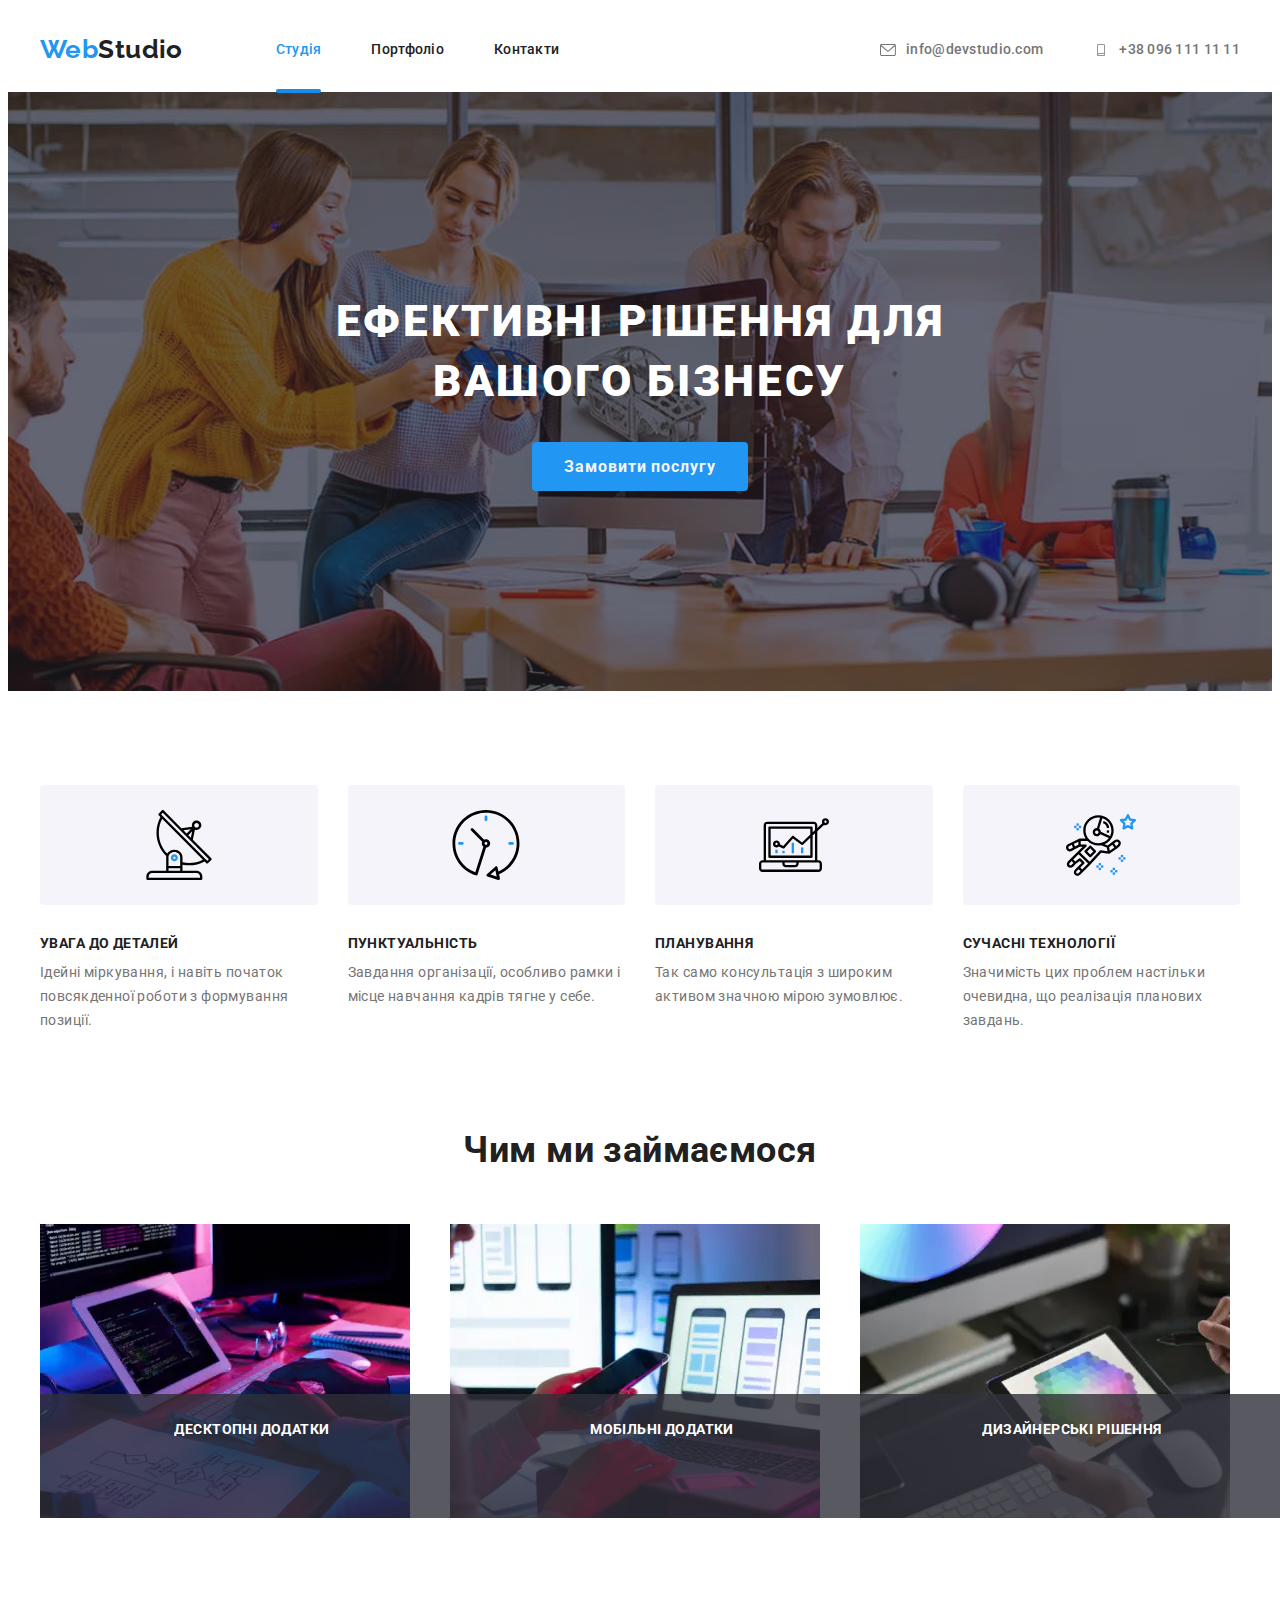
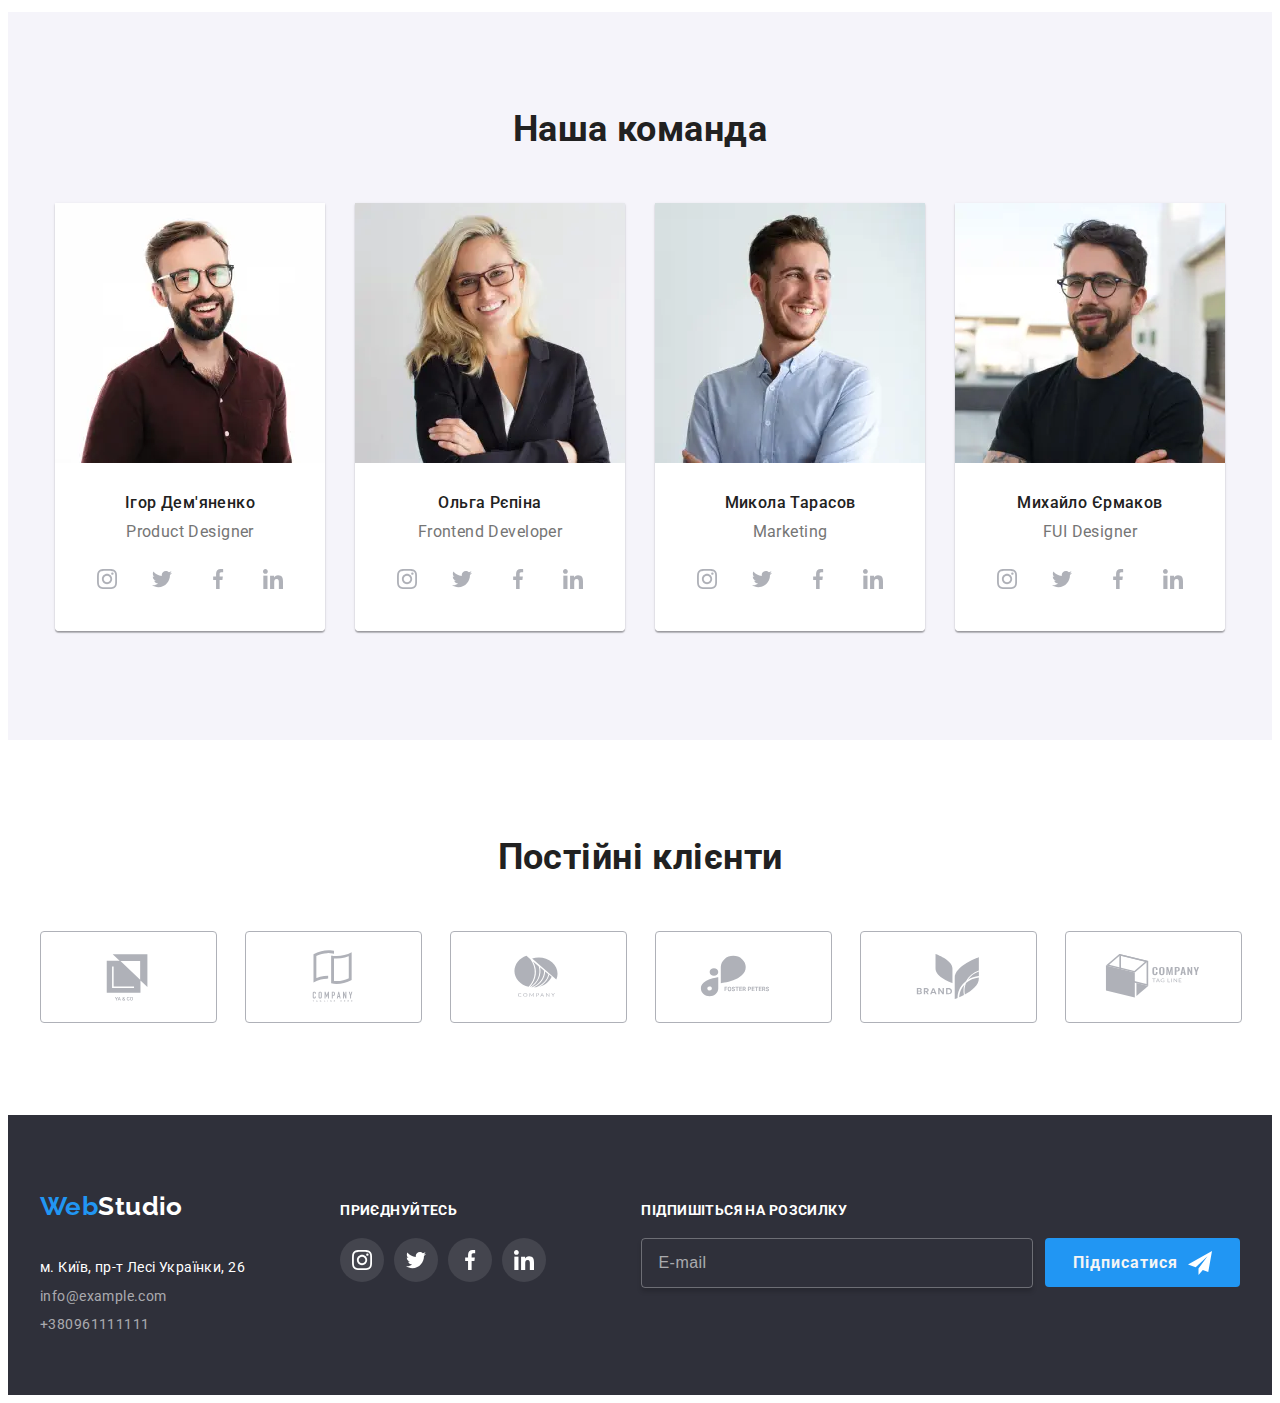
<file: index.html>
<!DOCTYPE html>
<html lang="uk">
<head>
    <meta charset="UTF-8">
    <meta http-equiv="X-UA-Compatible" content="IE=edge">
    <meta name="viewport" content="width=device-width, initial-scale=1.0">
    <title>Document</title>
    <link rel="preconnect" href="https://fonts.googleapis.com">
    <link rel="preconnect" href="https://fonts.gstatic.com" crossorigin>
    <link href="https://fonts.googleapis.com/css2?family=Raleway:wght@700&family=Roboto:wght@400;500;700;900&display=swap" rel="stylesheet">
    <link rel="stylesheet" href="https://cdnjs.cloudflare.com/ajax/libs/modern-normalize/1.1.0/modern-normalize.min.css" integrity="sha512-wpPYUAdjBVSE4KJnH1VR1HeZfpl1ub8YT/NKx4PuQ5NmX2tKuGu6U/JRp5y+Y8XG2tV+wKQpNHVUX03MfMFn9Q==" crossorigin="anonymous" referrerpolicy="no-referrer">
    <link rel="stylesheet" href="./css/main.min.css">
</head>
<body>
<!--шапка-->
<header class="page-header">
    <div class="container header-container">
        <nav class="page-nav">
            <a  href="/index.html" class="logo link">
                Web<span  class="logo__img">Studio</span>
            </a>
            <div class="nav">
                <ul class="nav-list list">
                    <li class="nav-list__item"> <a href="/" class="current link ">Студія</a></li>
                    <li class="nav-list__item"> <a href="./portfolio.html" class="link">Портфоліо</a></li>
                    <li class="nav-list__item"> <a href="/" class=" link ">Контакти</a></li>
                </ul>
            </div>
            
        </nav>
        <button type="button" class="burger-btn" data-menu-open>
            <svg class="icon-menu" width="40" height="40" >
                <use href="./images/sprite.svg#icon-menu"></use>
            </svg>
        </button>
        <ul class="list-ul list">
            <li class="list-ul__contacts">
                <a class="list-ul__phone-mail link"   href="info@devstudio.com">
                <svg class="list-ul__icon" width="16" height="12">
                    <use href="./images/sprite.svg#icon-envelope"></use>
                </svg>info@devstudio.com</a>
                
            </li>
            <li class="list-ul__contacts">
                <a class="list-ul__phone-mail link"   href="+380961111111">
                <svg class="list-ul__icon" width="16" height="12">
                    <use href="./images/sprite.svg#icon-smartphone"></use>
                </svg>+38 096 111 11 11</a>
            </li>
        </ul>
    </div>
    <div class="mobal-menu" data-menu>
        <div class="container mobal-menu_container">
            <button type="button" class="mobal-menu_close-btn" data-menu-close>
                <svg class="mobal-menu_icon-close" width="40" height="40">
                    <use href="./images/sprite.svg#menu-close"></use>
                </svg>
            </button>
            <ul class="menu-navigation link list">
                <li class="list-menu ">
                  <a class=" current menu-navigation_list link" href="index.html">Студія</a>    
                </li>
                <li class="list-menu">
                   <a class="menu-navigation_list link" href="portfolio.html">Портфоліо</a> 
                </li>
                <li class="list-menu">
                    <a class="menu-navigation_list link" href="index.html">Контакти</a> 
                </li>
            </ul>
            <div class="menu_secon-container">
                <ul class="menu__header-contacts">
                  <li class="menu__contacts-item list">
                    <a class="menu__contact-link menu__contact-link--blue list" href="tel:380961111111">
                      +38 096 111 11 11</a>
                  </li>
                  <li class="menu__contacts-item list">
                    <a class="menu__contact-link menu__contact-link--dark list" href="mailto:info@devstudio.com">
                      info@devstudio.com</a>
                  </li>
                </ul>
                <ul class="menu__social-list">
                  <li class="menu__social-item list">
                    <a class="menu__social-link link" href="" lang="en">Instagram</a>
                  </li>
                  <li class="menu__social-item list">
                    <a class="menu__social-link link" href="" lang="en">Twitter</a>
                  </li>
                  <li class="menu__social-item list">
                    <a class="menu__social-link link" href="" lang="en">Facebook</a>
                  </li>
                  <li class="menu__social-item list">
                    <a class="menu__social-link link" href="" lang="en">LinkedIn</a>
                  </li>
                </ul>
            </div>
        </div>
    </div>       
</header>
    <section class="title-baner">
        <div class="container">
            <h1 class="main-title">Ефективні рішення для вашого бізнесу</h1>
          <button type="button" class="modal-btn hero__button"  data-modal-open>Замовити послугу</button>  
        </div>
    </section>
<!--Список-->
<section class="work-title"> 
    <div class="container">
        <h2 class="visually-hidden">Робочі процеси</h2>
        <ul class=" text-work list">
          <li class="text-work_desc">
            <div class="container-work">
                <svg class="work-icon" width="70" height="70">
                    <use href="./images/sprite.svg#icon-antenna"></use>
                </svg>
            </div>
              <h3 class="text-title">УВАГА ДО ДЕТАЛЕЙ</h3>
              <p class="text-title-one">Ідейні міркування, і навіть початок повсякденної роботи з формування позиції.</p>
          </li>
          <li class="text-work_desc">
            <div class="container-work">
                <svg class="work-icon" width="70" height="70">
                    <use href="./images/sprite.svg#icon-clock"></use>
                </svg>
            </div>
              <h3 class="text-title">ПУНКТУАЛЬНІСТЬ</h3> 
              <p class="text-title-one">Завдання організації, особливо рамки і місце навчання кадрів тягне у себе.</p>
          </li>
          <li class="text-work_desc">
            <div class="container-work">
                <svg class="work-icon" width="70" height="70">
                    <use href="./images/sprite.svg#icon-diagram"></use>
                </svg>
            </div>
              <h3 class="text-title">ПЛАНУВАННЯ</h3>
              <p class="text-title-one">Так само консультація з широким активом значною мірою зумовлює.</p>
          </li>
          <li class="text-work_desc">
            <div class="container-work">
                <svg class="work-icon" width="70" height="70">
                    <use href="./images/sprite.svg#icon-astronaut"></use>
                </svg>
            </div>
              <h3 class="text-title">СУЧАСНІ ТЕХНОЛОГІЇ</h3>
              <p class="text-title-one">Значимість цих проблем настільки очевидна, що реалізація планових завдань.</p>
          </li>
        </ul>
    </div>
</section>
<!--Картинки з роботи-->
<section class="working-title">
    <div class="container">
        <h2 class="blockquote">Чим ми займаємося</h2>
        <ul class=" items-cart list">
          <li class="items-cart__work">
                <picture>
                 <source 
                 srcset="
                    ./images/activity/destop/destop__1@x1.webp 1x,./images/activity/destop/destop__2@x2.webp 2x,./images/activity/destop/destop__3@x3.webp 3x"  
                    media="(min-width:1200px)"
                    type="image/webp"
                   >
                 <source
                    srcset="./images/activity/destop/destop__1@x1.jpg,./images/activity/destop/destop__2@x2.jpg,./images/activity/destop/destop__3@x3.jpg" 
                    media="(min-width:1200px)"
                    type="image/webp"
                    >
                  <img src="./images/activity/destop/destop__1@x1.jpg" alt="Людина розробляє додатки" width="370"
                  >
                </picture>
              <h3 class="items-cart__label sublabel">Десктопні додатки</h3>
            </li>
            <li class="items-cart__work">
                <picture>
                    <source 
                    srcset="
                       ./images/activity/tablet/tablet__@x1.webp 1x,./images/activity/tablet/tablet__@x2.webp 2x,./images/activity/tablet/tablet__@x3.webp 3x"  
                       media="(min-width:1200px)"
                       type="image/webp"
                       >
                    <source
                       srcset="./images/activity/tablet/tablet__@x1.jpg,./images/activity/tablet/tablet__@x2.jpg,./images/activity/tablet/tablet__@x3.jpg"
                       media="(min-width:1200px)"
                       type="image/webp"
                       >
                     <img src="./images/activity/tablet/tablet__@x1.jpg" alt="Людина розробляє додатки" width="370"
                     >
                </picture>
              <h3 class="items-cart__label sublabel">Мобільні додатки</h3>
            </li>
            <li class="items-cart__work"> 
                <picture>
                    <source 
                    srcset="
                       ./images/activity/picur/picur__@x1.webp 1x,./images/activity/picur/picur__@x2.webp 2x,./images/activity/picur/picur__@x3.webp 3x"  
                       media="(min-width:1200px)"
                       type="image/webp"
                       >
                    <source
                       srcset="./images/activity/picur/picur__@x1.jpg,./images/activity/picur/picur__@x2.jpg,./images/activity/picur/picur__@x3.jpg" 
                       media="(min-width:1200px)"
                       type="image/webp"
                       >
                     <img src="./images/activity/picur/picur__@x1.jpg" alt="Людина розробляє додатки" width="370"
                     >
                </picture>
              <h3 class="items-cart__label sublabel">Дизайнерські рішення</h3> 
            </li>
        </ul>
    </div>
    </section>
<!--КОМАНДА-->
<section class="work-profession">
    <div class="container">
        <h2 class="blockquote">Наша команда</h2>
        <ul class="employees list" >
            <li class="employees__cart" >
                <picture>
                    <source
                       media="(min-width:1200px)"
                       srcset="./images/team__1/destop__@x1.webp 1x,./images/team__1/destop__@x2.webp 2x"
                    >

                    <source
                     media="(min-width:768px)" 
                     srcset="./images/team__1/tablet__@x1.webp 1x,./images/team__1/tablet__@x2.webp 2x"
                    >
                    
                    <source
                       media="(min-width:1200px)"
                       srcset="./images/team__1/destop__@x1.jpg 1x,./images/team__1/destop__@x2.jpg 2x"
                    >

                    <source
                     media="(min-width:768px)" 
                     srcset="./images/team__1/tablet__@x1.jpg 1x,./images/team__1/tablet__@x2.jpg 2x"
                    >
                    
                    <img
                      srcset="./images/team__1/mobil__@x1.jpg 1x,./images/team__1/mobil__@x2.jpg 2x"
                     src="./images/team__1/mobil__@x1.jpg"  alt="Ігор" 
                    >
                </picture>
                    <div class="employees__socials">
                        <h3 class="employees__name"> Ігор Дем'яненко</h3>
                        <p class="profession"> Product Designer
                        </p>
                        <ul class="social-list list">
                            <li class="social-list-item">
                                <a class="social-list__thumbnail" href="">
                                    <svg class="social-list__icon" width="20" height="20">
                                        <use href="./images/sprite.svg#icon-instagram"></use>
                                    </svg>

                                </a>
                            </li>
                            <li class="social-list-item">
                                <a class="social-list__thumbnail" href="">
                                    <svg class="social-list__icon" width="20" height="20">
                                        <use href="./images/sprite.svg#icon-twitter"></use>
                                    </svg>

                                </a>
                            </li>
                            <li class="social-list-item">
                                <a class="social-list__thumbnail" href="">
                                    <svg class="social-list__icon" width="20" height="20">
                                        <use href="./images/sprite.svg#icon-facebook"></use>
                                    </svg>

                                </a>
                            </li>
                            <li class="social-list-item">
                                <a class="social-list__thumbnail" href="">
                                    <svg class="social-list__icon" width="20" height="20">
                                        <use href="./images/sprite.svg#icon-linkedin"></use>
                                    </svg>

                                </a>
                            </li>
                        </ul>
                    </div>
            </li>
            <li class="employees__cart">
                <picture>
                    <source
                       media="(min-width:1200px)"
                       srcset="./images/team__2/img__destop@x1.webp 1x,./images/team__2/img__destop@x2.webp 2x"
                    >

                    <source
                     media="(min-width:768px)" 
                     srcset="./images/team__2/img__tablet@x1.webp 1x,./images/team__2/img__tablet@x2.webp 2x"
                    >
                    
                    <source
                       media="(min-width:1200px)"
                       srcset="./images/team__2/img__destop@x1.jpg 1x,./images/team__2/img__destop@x2.jpg 2x"
                    >

                    <source
                     media="(min-width:768px)" 
                     srcset="./images/team__2/img__tablet@x1.jpg 1x,./images/team__2/img__tablet@x2.jpg 2x"
                    >
                    
                    <img
                      srcset="
                      ./images/team__2/img__mobile@x.jpg 1x,./images/team__2/img__mobile@x2.jpg 2x"
                     src="./images/team__2/img__mobile@x.jpg"  alt="olga" 
                    >
                </picture>  
                    <div class="employees__socials">
                        <h3 class="employees__name"> Ольга Рєпіна</h3>
                        <p class="profession"> Frontend Developer
                        </p>
                        <ul class="social-list list">
                            <li class="social-list-item">
                                <a class="social-list__thumbnail" href="">
                                    <svg class="social-list__icon" width="20" height="20">
                                        <use href="./images/sprite.svg#icon-instagram"></use>
                                    </svg>

                                </a>
                            </li>
                            <li class="social-list-item">
                                <a class="social-list__thumbnail" href="">
                                    <svg class="social-list__icon" width="20" height="20">
                                        <use href="./images/sprite.svg#icon-twitter"></use>
                                    </svg>

                                </a>
                            </li>
                            <li class="social-list-item">
                                <a class="social-list__thumbnail" href="">
                                    <svg class="social-list__icon" width="20" height="20">
                                        <use href="./images/sprite.svg#icon-facebook"></use>
                                    </svg>

                                </a>
                            </li>
                            <li class="social-list-item">
                                <a class="social-list__thumbnail" href="">
                                    <svg class="social-list__icon" width="20" height="20">
                                        <use href="./images/sprite.svg#icon-linkedin"></use>
                                    </svg>

                                </a>
                            </li>
                        </ul>
                    </div>
            </li>
            <li class="employees__cart">
                <picture>
                    <source
                       media="(min-width:1200px)"
                       srcset="./images/team__3/des@x1.webp 1x,./images/team__3/des@x2.webp 2x"
                    >

                    <source
                     media="(min-width:768px)" 
                     srcset="./images/team__3/tab@x1.webp 1x,./images/team__3/tab@x2.webp 2x"
                    >
                    
                    <source
                       media="(min-width:1200px)"
                       srcset="./images/team__3/des@x1.jpg 1x,./images/team__3/des@x2.jpg 2x"
                    >

                    <source
                     media="(min-width:768px)" 
                     srcset="./images/team__3/tab@x1.jpg 1x,./images/team__3/tab@x2.jpg 2x"
                    >
                    
                    <img
                      srcset="
                      ./images/team__3/mob@x1.jpg 1x,./images/team__3/mob@x2.jpg 2x"
                     src="./images/team__3/mob@x1.jpg"  alt="Mykola" 
                    >
                </picture>
                    <div class="employees__socials">
                        <h3 class="employees__name"> Микола Тарасов</h3>
                        <p class="profession"> Marketing
                        </p>
                        <ul class="social-list list">
                            <li class="social-list-item">
                                <a class="social-list__thumbnail" href="">
                                    <svg class="social-list__icon" width="20" height="20">
                                        <use href="./images/sprite.svg#icon-instagram"></use>
                                    </svg>

                                </a>
                            </li>
                            <li class="social-list-item">
                                <a class="social-list__thumbnail" href="">
                                    <svg class="social-list__icon" width="20" height="20">
                                        <use href="./images/sprite.svg#icon-twitter"></use>
                                    </svg>

                                </a>
                            </li>
                            <li class="social-list-item">
                                <a class="social-list__thumbnail" href="">
                                    <svg class="social-list__icon" width="20" height="20">
                                        <use href="./images/sprite.svg#icon-facebook"></use>
                                    </svg>

                                </a>
                            </li>
                            <li class="social-list-item">
                                <a class="social-list__thumbnail" href="">
                                    <svg class="social-list__icon" width="20" height="20">
                                        <use href="./images/sprite.svg#icon-linkedin"></use>
                                    </svg>

                                </a>
                            </li>
                        </ul>
                    </div>
            </li>
            <li class="employees__cart">
                <picture>
                    <source
                       media="(min-width:1200px)"
                       srcset="./images/team__4/des@x1.webp 1x,./images/team__4/des@x2.webp 2x"
                    >

                    <source
                     media="(min-width:768px)" 
                     srcset="./images/team__4/tab@x1.webp 1x,./images/team__4/tab@x2.webp 2x"
                    >
                    
                    <source
                       media="(min-width:1200px)"
                       srcset="./images/team__4/des@x1.jpg 1x,./images/team__4/des@x2.jpg 2x"
                    >

                    <source
                     media="(min-width:768px)" 
                     srcset="./images/team__4/tab@x1.jpg 1x,./images/team__4/tab@x2.jpg 2x"
                    >
                    
                    <img
                      srcset="
                      ./images/team__4/mob@x1.jpg 1x,./images/team__4/mob@x2.jpg 2x"
                     src="./images/team__4/mob@x1.jpg"  alt="Myhailo" 
                    >
                </picture>
                    <div class="employees__socials">
                        <h3 class="employees__name"> Михайло Єрмаков</h3>
                        <p class="profession"> FUI Designer
                        </p>
                        <ul class="social-list list">
                            <li class="social-list-item">
                                <a class="social-list__thumbnail" href="">
                                    <svg class="social-list__icon" width="20" height="20">
                                        <use href="./images/sprite.svg#icon-instagram"></use>
                                    </svg>

                                </a>
                            </li>
                            <li class="social-list-item">
                                <a class="social-list__thumbnail" href="">
                                    <svg class="social-list__icon" width="20" height="20">
                                        <use href="./images/sprite.svg#icon-twitter"></use>
                                    </svg>

                                </a>
                            </li>
                            <li class="social-list-item">
                                <a class="social-list__thumbnail" href="">
                                    <svg class="social-list__icon" width="20" height="20">
                                        <use href="./images/sprite.svg#icon-facebook"></use>
                                    </svg>

                                </a>
                            </li>
                            <li class="social-list-item">
                                <a class="social-list__thumbnail" href="">
                                    <svg class="social-list__icon" width="20" height="20">
                                        <use href="./images/sprite.svg#icon-linkedin"></use>
                                    </svg>

                                </a>
                            </li>
                        </ul>
                    </div>
            </li>
        </ul>
    </div> 
</section>
<section class="title-client">
<div class="container">
    <h2 class="blockquote ">Постійні клієнти</h2>
    <div class="container-client">
        <ul class="main-client list">
            <li class="main-client__items ">
                <a class="main-client__list" href="">
                    <svg class="main-client__img" width="106" height="60">
                        <use href="./images/sprite.svg#icon-Logo"></use>
                    </svg>
                </a>
            </li>
            <li class="main-client__items ">
                <a class="main-client__list" href="">
                    <svg class="main-client__img" width="106" height="60">
                        <use href="./images/sprite.svg#icon-Logo-1"></use>
                    </svg>
                </a>
            </li>
            <li class="main-client__items ">
                <a class="main-client__list" href="">
                    <svg class="main-client__img" width="106" height="60">
                        <use href="./images/sprite.svg#icon-Logo-2"></use>
                    </svg>
                </a>
            </li>
            <li class="main-client__items ">
                <a class="main-client__list" href="">
                    <svg class="main-client__img" width="106" height="60">
                        <use href="./images/sprite.svg#icon-Logo-3"></use>
                    </svg>
                </a>
            </li>
            <li class="main-client__items "> 
                <a class="main-client__list" href="">
                    <svg class="main-client__img" width="106" height="60">
                        <use href="./images/sprite.svg#icon-Logo-4"></use>
                    </svg>
                </a>
            </li>
            <li class="main-client__items ">
                <a class="main-client__list" href="">
                    <svg class="main-client__img" width="106" height="60">
                        <use href="./images/sprite.svg#icon-Logo-5"></use>
                    </svg>
                </a>
            </li>
        </ul>
    </div>
</div>
</section>
<!--футер-->
<footer class="footer-background">
    <div class="container footer__container">
        <div class="footer-decor">
            <a href="/index.html" class="logo-center link">
                Web<span class="logo__img footer-logo">Studio</span>
            </a>
             <address class="address-footer-link">
                <ul class="list">
                    <li class="end logo-address"><a class="link color-text-soc contacts-footer contacts-adress" href="https://bit.ly/3pXMvUd" target="_blank" rel="noopener noreferrer">м. Київ, пр-т Лесі Українки, 26</a> </li>
                    <li class="end"><a class="link color-text-soc contacts-footer" href="mailto:info@devstudio.com">info@example.com</a> </li>
                    <li class="end"><a class="color-text-soc contacts-footer link"   href="+380961111111">+380961111111</a></li>
                  </ul>
             </address>
        </div>
            <div class="social"> 
              <p class="text-clip">приєднуйтесь</p>
                <ul class="social__list list">
                  <li class="social__clip">
                      <a class="social__clip-list" href="">
                          <svg class="main-client__img icon-color" width="20" height="20">
                            <use href="./images/sprite.svg#icon-instagram"></use>
                         </svg>
                       </a>
                   </li>
                   <li class="social__clip">
                    <a class="social__clip-list " href="">
                        <svg class="main-client__img icon-color" width="20" height="20">
                          <use href="./images/sprite.svg#icon-twitter"></use>
                       </svg>
                     </a>
                 </li>
                 <li class="social__clip">
                    <a class="social__clip-list" href="">
                        <svg class="main-client__img icon-color" width="20" height="20">
                          <use href="./images/sprite.svg#icon-facebook"></use>
                       </svg>
                     </a>
                 </li>
                 <li class="social__clip">
                    <a class="social__clip-list clip-link" href="">
                        <svg class="main-client__img icon-color" width="20" height="20">
                          <use href="./images/sprite.svg#icon-linkedin"></use>
                       </svg>
                     </a>
                 </li>
                </ul>
            </div>    
            <form class="form-footer">
                <p class="subscription text">Підпишіться на розсилку</p>
                <div class="form__subscription">
                    <input type="email" class="sing-email" name="email" placeholder="E-mail" required>
                    <button class="modal-btn sign-btn" type="submit">
                    Підписатися
                    <svg class="icon-sub" width="24" height="24">
                      <use href="./images/sprite.svg#icon-icon-send"></use>
                    </svg>
                </button>
                </div>
                
            </form>       
    </div>    
</footer>
<div class="backdrop is-hidden" data-modal>
    <div class="modal">
      <button  type="button" class="modal__close-btn" data-modal-close>
        <svg class="mobal__close-icon" width="18" height="18">
            <use href="./images/sprite.svg#icon-close"></use>
        </svg>
      </button>
      <form class="contact-form">
        <p class="text-backdrop text ">Залиште свої дані, ми вам передзвонимо</p>
        <label class="text-form">
            <span class="text-user">Ім'я</span> 
            <span class="contact-form-input-wrapper">
                <input name="user_employees__name" class="contact-form-input" type="text" required>
                <svg class="icon-svg-form" width="18" height="18">
                    <use href="./images/sprite.svg#icon-person-black"></use>
                </svg>
            </span>
        </label>
        <label class="text-form">
            <span class="text-user">Телефон</span> 
            <span class="contact-form-input-wrapper">
                <input name="user_phone" class="contact-form-input" type="tel" required>
                <svg class="icon-svg-form" width="18" height="18">
                    <use href="./images/sprite.svg#icon-phone-black"></use>
                </svg>
            </span>           
        </label>
        <label class="text-form">
            <span class="text-user">Пошта</span> 
            <span class="contact-form-input-wrapper">
                <input name="user_mail" class="contact-form-input" type="email" required>
                <svg class="icon-svg-form" width="18" height="18">
                    <use href="./images/sprite.svg#icon-email-black"></use>
                </svg>
            </span>
        </label>
        <label class="contact-form-field">
            <span class="text-user">Коментар</span> 
            <textarea name="user_message" class="contact-form-input contact-form-message" placeholder="Введіть текст"></textarea>
        </label>
        <div class="checkbox-wrapper">
            <input name="accept-policy" type="checkbox" class="text-checkbox visually-hidden" id="policy-checkbox" required>
            <label for="policy-checkbox" class="text-checkbox-label">
                Погоджуюся з розсилкою та приймаю&nbsp;<a class="cont-policy" href="">Умови договору</a> 
            </label>
        </div>
        <button type="submit" class="modal-btn contact-form-btn">Відправити</button>
      </form>
    </div>
</div>

<script src="./js/modal.js"></script>
<script src="./js/mobal-menu.js"></script>
</body>
</html>
</file>
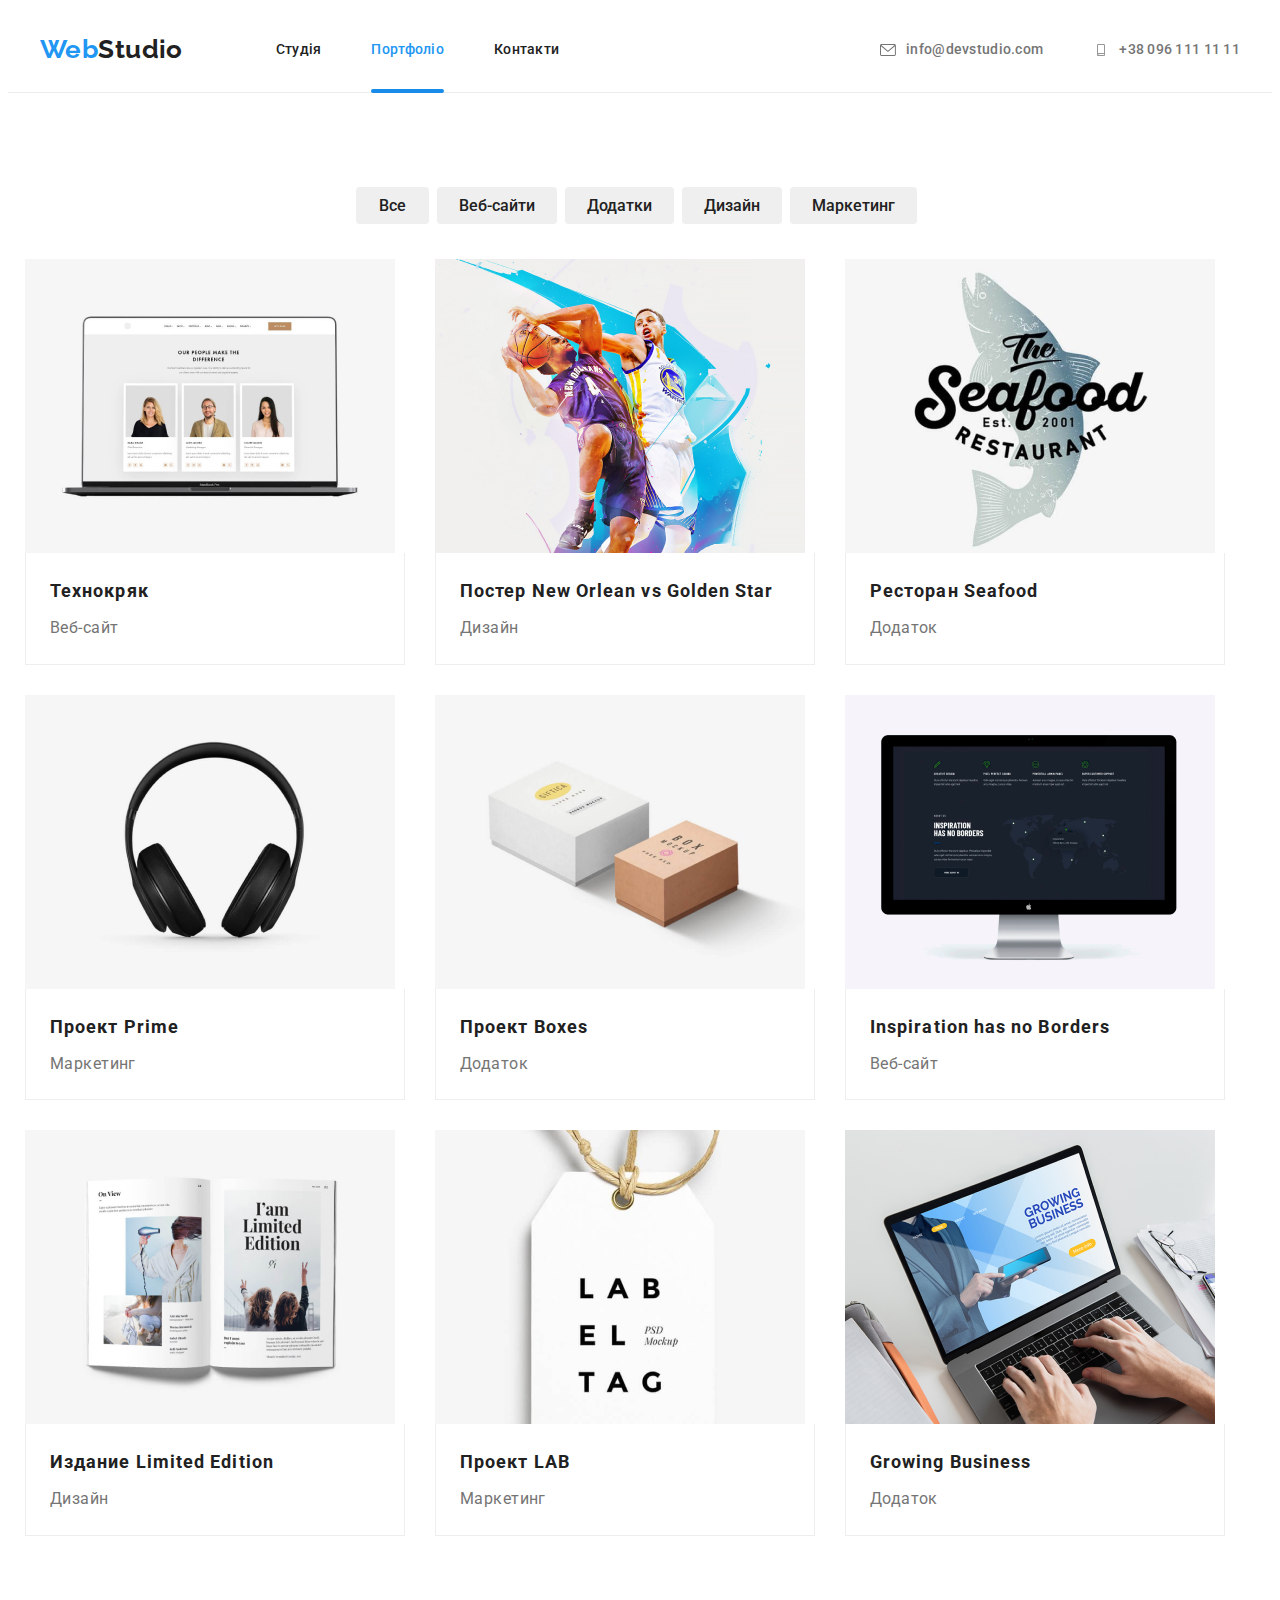
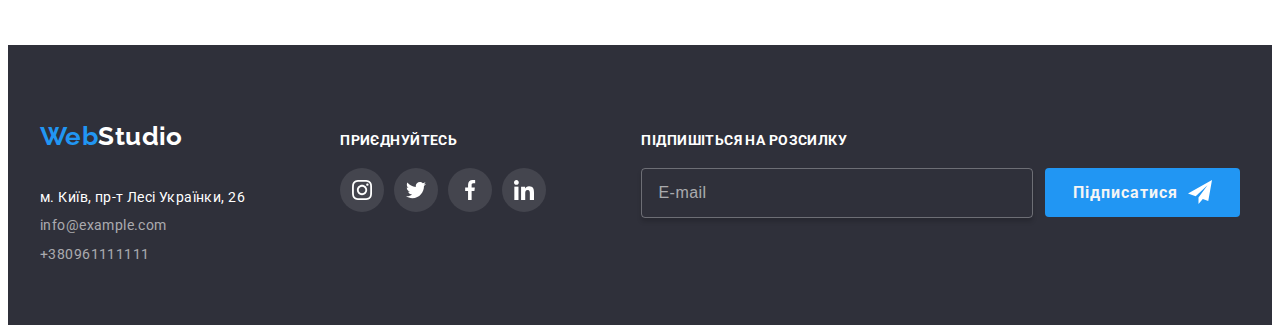
<file: portfolio.html>
<!DOCTYPE html>
<html lang="uk">
<head>
    <meta charset="UTF-8">
    <meta http-equiv="X-UA-Compatible" content="IE=edge">
    <meta name="viewport" content="width=device-width, initial-scale=1.0">
    <title>Document</title>
    <link rel="preconnect" href="https://fonts.googleapis.com">
    <link rel="preconnect" href="https://fonts.gstatic.com" crossorigin>
    <link href="https://fonts.googleapis.com/css2?family=Raleway:wght@700&family=Roboto:wght@400;500;700;900&display=swap" rel="stylesheet">
    <link rel="stylesheet" href="https://cdnjs.cloudflare.com/ajax/libs/modern-normalize/1.1.0/modern-normalize.min.css" integrity="sha512-wpPYUAdjBVSE4KJnH1VR1HeZfpl1ub8YT/NKx4PuQ5NmX2tKuGu6U/JRp5y+Y8XG2tV+wKQpNHVUX03MfMFn9Q==" crossorigin="anonymous" referrerpolicy="no-referrer">
    <link rel="stylesheet" href="./css/main.min.css">
</head>
<body>
<!--шапка-->
<header class="header-photo">
    <div class="container header-container">
        <nav class="page-nav">
            <a  href="/index.html" class="logo link">
                Web<span  class="logo__img">Studio</span>
            </a>
            <ul class="nav-list list">
                <li class="nav-list__item"> <a href="./index.html" class=" link">Студія</a></li>
                <li class="nav-list__item"> <a href="/" class=" link current">Портфоліо</a></li>
                <li class="nav-list__item"> <a href="/" class=" link">Контакти</a></li>
            </ul>
        </nav>
        <ul class="list list-ul">
            <li class="list-ul__contacts"><a class="list-ul__phone-mail link"   href="info@devstudio.com">
                <svg class="list-ul__icon" width="16" height="12">
                    <use href="./images/sprite.svg#icon-envelope"></use>
                </svg>info@devstudio.com</a>
                
            </li>
            <li class="list-ul__contacts"><a class="list-ul__phone-mail link"   href="+380961111111">
                <svg class="list-ul__icon" width="16" height="12">
                    <use href="./images/sprite.svg#icon-smartphone"></use>
                </svg>+38 096 111 11 11</a>
            </li>
        </ul>
    </div>  
</header>
 <main>
    <section class="photo-market">
        <div class="container">
            <h1 class="visually-hidden">Портфоліо</h1>
            <ul class="modal-button">
                <li class="list"><button class="modal-button__primary" type="button">Все</button></li>
                <li class="list"><button class="modal-button__primary" type="button">Веб-сайти</button></li>
                <li class="list"><button class="modal-button__primary" type="button">Додатки</button></li>
                <li class="list"><button class="modal-button__primary" type="button">Дизайн</button></li>
                <li class="list"><button class="modal-button__primary" type="button">Маркетинг</button></li>
            </ul>
        </div>
        <div class="container">
            <ul class="list link portfolio-main">
                <li class="padding-img">
                    <a class="poster link" href="">
                        <div class="thumb">
                            <img src="./images/img.png" alt="Технокряк" width="370" height="294">
                            <div class="portfolio-overlay">
                                <p class="description"> Ресурс пропонує комплексні пропозиції з різним рівнем функціоналу та сервісів.
                                     Все це дозволить відвідувачу отримати вичерпні відомості про компанію чи приватну особу.
                                 </p>
                            </div>
                        </div>
                        <div class="photo-text">
                            <h2 class="employees__name-photo">Технокряк</h2>
                            <p class="text-photo">Веб-сайт</p>
                        </div>
                    </a>
                </li>
                <li class="padding-img">
                    <a class="poster link" href="">
                        <div class="thumb">
                            <img src="./images/img1.png" alt="New Orlean vs Golden Star" width="370" height="294">
                            <div class="portfolio-overlay">
                                <p class="description"> Ресурс пропонує комплексні пропозиції з різним рівнем функціоналу та сервісів.
                                     Все це дозволить відвідувачу отримати вичерпні відомості про компанію чи приватну особу.
                                 </p>
                            </div>
                        </div>                        
                        <div class="photo-text">
                            <h2 class="employees__name-photo">Постер New Orlean vs Golden Star</h2>
                            <p class="text-photo">Дизайн</p>
                        </div>
                    </a>
                </li>
                <li class="padding-img">
                    <a class="poster link" href="">
                        <div class="thumb">
                            <img src="./images/img2.png" alt="Ресторан Seafood" width="370" height="294">
                            <div class="portfolio-overlay">
                                <p class="description"> Ресурс пропонує комплексні пропозиції з різним рівнем функціоналу та сервісів.
                                     Все це дозволить відвідувачу отримати вичерпні відомості про компанію чи приватну особу.
                                 </p>
                            </div>
                        </div>           
                        <div class="photo-text">
                            <h2 class="employees__name-photo">Ресторан Seafood</h2>
                            <p class="text-photo">Додаток</p>
                        </div>
                    </a>                    
                </li>
                <li class="padding-img">
                    <a class="poster link" href="">
                        <div class="thumb">
                            <img src="./images/img3.png" alt="Проект Prime" width="370" height="294">
                            <div class="portfolio-overlay">
                                <p class="description"> Ресурс пропонує комплексні пропозиції з різним рівнем функціоналу та сервісів.
                                     Все це дозволить відвідувачу отримати вичерпні відомості про компанію чи приватну особу.
                                 </p>
                            </div>
                        </div>           
                        <div class="photo-text">
                            <h2 class="employees__name-photo">Проект Prime</h2>
                            <p class="text-photo">Маркетинг</p>
                        </div>     
                    </a>                            
                </li>
                <li class="padding-img">
                    <a class="poster link" href="">
                        <div class="thumb">
                            <img src="./images/img4.png" alt="Проект Boxes" width="370" height="294">
                            <div class="portfolio-overlay">
                                <p class="description"> Ресурс пропонує комплексні пропозиції з різним рівнем функціоналу та сервісів.
                                     Все це дозволить відвідувачу отримати вичерпні відомості про компанію чи приватну особу.
                                 </p>
                            </div>
                        </div>                                   
                        <div class="photo-text">
                            <h2 class="employees__name-photo">Проект Boxes</h2>
                            <p class="text-photo">Додаток</p>
                        </div>   
                    </a>                                 
                </li>
                <li class="padding-img">
                    <a class="poster link" href="">
                        <div class="thumb">
                            <img src="./images/img5.png" alt="Inspiration has no Borders" width="370" height="294">
                            <div class="portfolio-overlay">
                                <p class="description"> Ресурс пропонує комплексні пропозиції з різним рівнем функціоналу та сервісів.
                                     Все це дозволить відвідувачу отримати вичерпні відомості про компанію чи приватну особу.
                                 </p>
                            </div>
                        </div>                                   
                        <div class="photo-text">
                            <h2 class="employees__name-photo">Inspiration has no Borders</h2>
                            <p class="text-photo">Веб-сайт</p>
                        </div> 
                    </a>                    
                </li>
                <li class="padding-img">
                    <a class="poster link" href="">
                        <div class="thumb">
                            <img src="./images/img6.png" alt="Limited Edition" width="370" height="294">
                            <div class="portfolio-overlay">
                                <p class="description"> Ресурс пропонує комплексні пропозиції з різним рівнем функціоналу та сервісів.
                                     Все це дозволить відвідувачу отримати вичерпні відомості про компанію чи приватну особу.
                                 </p>
                            </div>
                        </div>                                   
                        <div class="photo-text">
                            <h2 class="employees__name-photo">Издание Limited Edition</h2>
                            <p class="text-photo">Дизайн</p>
                        </div>    
                    </a>                               
                </li>
                <li class="padding-img">
                    <a class="poster link" href="">
                        <div class="thumb">
                            <img src="./images/img7.png" alt="Проект LAB" width="370" height="294">
                            <div class="portfolio-overlay">
                                <p class="description"> Ресурс пропонує комплексні пропозиції з різним рівнем функціоналу та сервісів.
                                     Все це дозволить відвідувачу отримати вичерпні відомості про компанію чи приватну особу.
                                 </p>
                            </div>
                        </div>                                   
                        <div class="photo-text">
                            <h2 class="employees__name-photo">Проект LAB</h2>
                            <p class="text-photo">Маркетинг</p>
                        </div>
                    </a>                    
                </li>
                <li class="padding-img">
                    <a class="poster link" href="">
                        <div class="thumb">
                            <img src="./images/img8.png" alt="ТGrowing Business" width="370" height="294">
                            <div class="portfolio-overlay">
                                <p class="description"> Ресурс пропонує комплексні пропозиції з різним рівнем функціоналу та сервісів.
                                     Все це дозволить відвідувачу отримати вичерпні відомості про компанію чи приватну особу.
                                 </p>
                            </div>
                        </div>                                   
                        <div class="photo-text">
                            <h2 class="employees__name-photo">Growing Business</h2>
                            <p class="text-photo">Додаток</p>
                        </div>    
                    </a>                                
                </li>
            </ul>
        </div>
    </section>
 </main>
        
<!--футер-->
<footer class="footer-background">
    <div class="container footer__container">
        <div class="footer-decor">
            <a href="/index.html" class="logo-center link">
                Web<span class="logo__img footer-logo">Studio</span>
            </a>
             <address class="address-footer-link">
                <ul class="list">
                    <li class="end logo-address"><a class="link color-text-soc contacts-footer contacts-adress" href="https://bit.ly/3pXMvUd" target="_blank" rel="noopener noreferrer">м. Київ, пр-т Лесі Українки, 26</a> </li>
                    <li class="end"><a class="link color-text-soc contacts-footer" href="mailto:info@devstudio.com">info@example.com</a> </li>
                    <li class="end"><a class="color-text-soc contacts-footer link"   href="+380961111111">+380961111111</a></li>
                  </ul>
             </address>
        </div>
            <div class="social"> 
              <p class="text-clip">приєднуйтесь</p>
                <ul class="social__list list">
                  <li class="social__clip">
                      <a class="social__clip-list" href="">
                          <svg class="main-client__img icon-color" width="20" height="20">
                            <use href="./images/sprite.svg#icon-instagram"></use>
                         </svg>
                       </a>
                   </li>
                   <li class="social__clip">
                    <a class="social__clip-list " href="">
                        <svg class="main-client__img icon-color" width="20" height="20">
                          <use href="./images/sprite.svg#icon-twitter"></use>
                       </svg>
                     </a>
                 </li>
                 <li class="social__clip">
                    <a class="social__clip-list" href="">
                        <svg class="main-client__img icon-color" width="20" height="20">
                          <use href="./images/sprite.svg#icon-facebook"></use>
                       </svg>
                     </a>
                 </li>
                 <li class="social__clip">
                    <a class="social__clip-list clip-link" href="">
                        <svg class="main-client__img icon-color" width="20" height="20">
                          <use href="./images/sprite.svg#icon-linkedin"></use>
                       </svg>
                     </a>
                 </li>
                </ul>
            </div>    
            <form class="form-footer">
                <p class="subscription text">Підпишіться на розсилку</p>
                <div class="form__subscription">
                    <input type="email" class="sing-email" name="email" placeholder="E-mail" required>
                    <button class="modal-btn sign-btn" type="submit">
                    Підписатися
                    <svg class="icon-sub" width="24" height="24">
                      <use href="./images/sprite.svg#icon-icon-send"></use>
                    </svg>
                </button>
                </div>
                
            </form>       
    </div>    
</footer>
</body>
</html>
</file>
<file: css/main.min.css>
:root{--primary-font-family: Roboto, sans-serif;--secondary-font-family: Raleway, sans-serif;--primary-text-color-theme-dakr: #212121;--primary-text-color-theme-light:#757575;--secondary-text-color-theme-whaite:#FFFFFF;--secondary-text-color-thtme-whaite-light:#F5F5F5;--secondary-text-color-theme-light:#2196F3;--primary-text-color-theme-dark-light:#2F303A;--secondary-text-color-theme-grey:#F5F4FA;--accent-color:#188ce8;--secondary-text-grey-link: #AFB1B8;--function-bezier: cubic-bezier(0.4, 0, 0.2, 1);--time-transition: 250ms}.visually-hidden{position:absolute;width:1px;height:1px;margin:-1px;padding:0;overflow:hidden;border:0;clip:rect(0 0 0 0)}body{font-family:var(--primary-font-family);font-size:14px;letter-spacing:.03em;background:var(--secondary-text-color-theme-whaite);color:var(--primary-text-color-theme-dakr)}h1,h2,h3,h4,p{margin-bottom:0;margin-top:0}ul,ol{margin-left:0;margin-bottom:0;margin-top:0;padding:0}img{display:block}.list{padding:0;margin:0;list-style:none}.link{text-decoration:none}.text{margin-top:0px;margin-bottom:0px}a{text-decoration:none}img{display:block;max-width:100%;height:auto}.container{width:100%;margin-right:auto;margin-left:auto;padding:0px 15px}@media screen and (min-width: 480px){.container{width:480px}}@media screen and (min-width: 768px){.container{width:768px}}@media screen and (min-width: 1200px){.container{width:1200px}}.logo{font-family:var(--secondary-font-family);font-weight:700;font-size:26px;line-height:1.19;color:var(--secondary-text-color-theme-light);padding:16px 0;margin-right:93px}.logo__img{color:var(--primary-text-color-theme-dakr)}@media screen and (max-width: 768px){.page-header{padding:16px}}.page-header{position:relative}.header-container{display:flex;justify-content:space-between;align-items:center}.burger-btn{position:relative;display:inline-flex;padding:0;margin:0;border:none;background-color:rgba(0,0,0,0);transition:fill 250ms cubic-bezier(0.4, 0, 0.2, 1)}.burger-btn:hover,.burger-btn:focus{fill:var(--accent-color)}@media screen and (min-width: 768px){.burger-btn{display:none}}@media screen and (min-width: 768px){.page-nav{display:flex;align-items:center;justify-content:space-between}}.title-baner{background:var(--primary-text-color-theme-dark-light);background-size:cover;background-repeat:no-repeat;background-position:center;padding:118px 0;text-align:center;margin:0 auto}@media screen and (max-width: 768px){.title-baner{max-width:480px;height:400px;background-image:linear-gradient(rgba(47, 48, 58, 0.4), rgba(47, 48, 58, 0.4)),url("../images/activity/hero__mobile/mobile@x1.jpg")}}@media screen and (max-width: 768px)and (min-device-pixel-ratio: 2),screen and (max-width: 768px)and (min-resolution: 192dpi),screen and (max-width: 768px)and (min-resolution: 2dppx){.title-baner{background-image:linear-gradient(to right, rgba(47, 48, 58, 0.4), rgba(47, 48, 58, 0.4)),url("../images/activity/hero__mobile/mobile@x2.jpg")}}@media screen and (min-width: 481px)and (max-width: 768px){.title-baner{max-width:768px;height:400px;background-image:linear-gradient(to right, rgba(47, 48, 58, 0.4), rgba(47, 48, 58, 0.4)),url("../images/activity/hero__table/tablet@x1.jpg")}}@media screen and (min-width: 481px)and (max-width: 768px)and (min-device-pixel-ratio: 2),screen and (min-width: 481px)and (max-width: 768px)and (min-resolution: 192dpi),screen and (min-width: 481px)and (max-width: 768px)and (min-resolution: 2dppx){.title-baner{background-image:linear-gradient(to right, rgba(47, 48, 58, 0.4), rgba(47, 48, 58, 0.4)),url("../images/activity/hero__table/tablet@x2.jpg")}}@media screen and (min-width: 769px){.title-baner{max-width:1600px;padding:118px 0;background-image:linear-gradient(to right, rgba(47, 48, 58, 0.4), rgba(47, 48, 58, 0.4)),url("../images/activity/hero__destop/destop@x1.jpg")}}@media screen and (min-width: 769px)and (min-device-pixel-ratio: 2),screen and (min-width: 769px)and (min-resolution: 192dpi),screen and (min-width: 769px)and (min-resolution: 2dppx){.title-baner{background-image:linear-gradient(to right, rgba(47, 48, 58, 0.4), rgba(47, 48, 58, 0.4)),url("../images/activity/hero__destop/destop@x2.jpg")}}@media screen and (min-width: 1200px){.title-baner{padding:200px 0}}.main-title{margin:0 auto 30px;width:100%;font-weight:900;font-size:26px;line-height:1.62;margin-top:0px;letter-spacing:.06em;text-transform:uppercase;color:var(--secondary-text-color-theme-whaite)}@media screen and (min-width: 480px){.main-title{width:360px}}@media screen and (min-width: 1200px){.main-title{width:696px;font-size:44px;line-height:1.36}}.hero__button{padding:10px 32px}.modal-btn{min-width:152px;padding:10px 32px;border:none;border-radius:4px;font-family:inherit;font-weight:700;font-size:16px;line-height:1.85;letter-spacing:.06em;color:var(--secondary-text-color-thtme-whaite-light);background-color:var(--secondary-text-color-theme-light);cursor:pointer;align-items:center;text-align:center;transition:background-color 250ms cubic-bezier(0.4, 0, 0.2, 1),color 250ms cubic-bezier(0.4, 0, 0.2, 1)}.modal-btn:hover,.modal-btn:focus{background-color:var(--accent-color);color:var(--secondary-text-color-theme-whaite)}.modal-button{display:flex;justify-content:center;margin-bottom:50px}.blockquote{font-weight:700;font-size:36px;line-height:1.3;text-align:center;color:var(--primary-text-color-theme-dakr);margin-bottom:50px}.backdrop{position:fixed;top:0;left:0;width:100%;height:100%;padding:93px 15px;background-color:rgba(0,0,0,.2);transition:opacity 250ms cubic-bezier(0.4, 0, 0.2, 1),visibility 250ms cubic-bezier(0.4, 0, 0.2, 1)}.backdrop.is-hidden{opacity:0;visibility:hidden;pointer-events:none}.modal{width:100%;background-color:#fff;padding:40px;border-radius:4px;box-shadow:0px 1px 3px rgba(0,0,0,.12),0px 1px 1px rgba(0,0,0,.14),0px 2px 1px rgba(0,0,0,.2)}@media screen and (min-width: 320px){.modal{position:absolute;top:50%;left:50%;max-width:450px;width:100%;transform:translate(-50%, -50%) scale(1)}.backdrop--is-hidden .modal{transform:translate(-50%, -50%) scale(0.9)}}@media screen and (min-width: 1200px){.modal{max-width:528px;width:100%}}.modal__close-btn{position:absolute;top:8px;right:8px;display:flex;justify-content:center;align-items:center;margin:0;padding:0;width:30px;height:30px;border-radius:50%;border:1px solid rgba(0,0,0,.1);background-color:rgba(0,0,0,0);cursor:pointer}.modal__close-btn:hover,.modal__close-btn:focus{color:var(--accent-color)}@media screen and (max-width: 319px){.modal__close-btn{top:101px;right:23px}}.mobal__close-icon{fill:currentColor}.checkbox-wrapper{margin-bottom:30px}.cont-policy{display:inline-block;font-size:12px;line-height:1.17;text-decoration:underline;color:var(--accent-color);text-decoration-skip-ink:none}.text-checkbox-label{display:flex;align-items:center}.text-checkbox-label::before{display:inline-block;width:16px;height:15px;cursor:pointer;content:"";border:2px solid var(--primary-text-color-theme-light);border-radius:2px;margin-left:10px;margin-right:10px}.text-checkbox:checked+.text-checkbox-label::before{background-image:url(../images/icon\ check.svg);background-size:contain;background-origin:border-box;background-repeat:no-repeat;background-color:#188ce8}.text-checkbox:focus+.text-checkbox-label::before{border:2px solid var(--accent-color)}.contact-form-btn{display:block;padding:10px 55px;margin:0 auto;transition:background-color var(--accent-color) var(--function-bezier)}.text-checkbox-label{font-size:12px;font-weight:400}@media screen and (min-width: 1200px){.text-checkbox-label{font-size:14px}}.contact-form-btn{display:block;padding:10px 55px;margin:0 auto;transition:background-color var(--accent-color) var(--function-bezier)}.photo-market>.container{flex-direction:column}.header-photo{border-bottom:1px solid #ececec}.photo-market{background-color:var(--secondary-text-color-theme-whaite);padding-bottom:60px;padding-top:60px}@media screen and (min-width: 1200px){.photo-market{padding-bottom:94px;padding-top:94px}}.modal-button__primary{min-width:73px;padding:6px 22px;margin-right:8px;font-family:inherit;font-weight:500;border-radius:4px;font-size:16px;line-height:1.6;color:var(--primary-text-color-theme-dakr);cursor:pointer;text-align:center;border:none;transition:background-color var(--time-transition) var(--function-bezier),color var(--time-transition) var(--function-bezier),box-shadow var(--time-transition) var(--function-bezier)}.modal-button__primary:hover,.modal-button__primary:focus{background-color:var(--accent-color);color:var(--secondary-text-color-theme-whaite);box-shadow:0px 3px 1px rgba(0,0,0,.1),0px 1px 2px rgba(0,0,0,.08),0px 2px 2px rgba(0,0,0,.12)}.mobal-menu{position:fixed;top:0;left:0;width:100%;height:100vh;overflow:auto;background:#fff;box-shadow:0px 4px 8px rgba(0,0,0,.04),0px 2px 4px rgba(0,0,0,.08),0px 1px 3px rgba(0,0,0,.16);opacity:0;visibility:hidden;pointer-events:none;transition:250ms,cubic-bezier(0.4, 0, 0.2, 1),visibility 250ms}.mobal-menu.is-open{opacity:1;visibility:visible;pointer-events:auto}.mobal-menu_close-btn{position:absolute;top:10px;right:15px;margin:0;padding:0;border:none;cursor:pointer;background-color:rgba(0,0,0,0);transition:fill 250ms cubic-bezier(0.4, 0, 0.2, 1)}.mobal-menu_close-btn:hover,.mobal-menu_close-btn:focus{fill:#2196f3}.mobal-menu_icon-close:hover,.mobal-menu_icon-close:focus{color:#2196f3}.mobal-menu_container{position:relative;display:flex;flex-direction:column;justify-content:space-between;padding:48px 40px 48px 40px;position:absolute;top:0;left:0;width:100%;min-height:100vh;height:100%}.menu-navigation{display:flex;flex-direction:column;flex-grow:4}.list-menu:not(:last-child){margin-bottom:32px}.menu-navigation_list{display:block;font-weight:500;font-size:40px;line-height:1.17;padding:3px 0;letter-spacing:.02em;color:#212121}@media screen and (max-width: 479px){.menu-navigation_list{font-size:8.5vw}}.menu-navigation_list:hover,.menu-navigation_list:focus{color:var(--accent-color)}.menu_secon-container{display:flex;flex-direction:column;flex-grow:2;justify-content:space-between}.menu__contact-link{display:block;font-weight:500;letter-spacing:.02em}.menu__contact-link--blue{font-size:34px;line-height:1.8;color:var(--accent-color);padding:16px 0}@media screen and (max-width: 479px){.menu__contact-link--blue{font-size:7vw}}.menu__contact-link--dark{font-size:24px;line-height:1.17;padding:16px 0;color:#757575}@media screen and (max-width: 479px){.menu__contact-link--dark{font-size:5vw}}.menu__social-list{display:flex;flex-wrap:wrap;font-weight:500;font-size:10px;line-height:1.22;letter-spacing:.02em;color:var(--accent-color);margin-left:-10px}@media screen and (min-width: 480px){.menu__social-list{font-size:12px}}.menu__social-item{padding:0 10px}.menu__social-item:not(:last-child){border-right:1px solid rgba(33,33,33,.2)}.menu__social-link{display:inline-block;color:currentColor}@media screen and (max-width: 768px){.nav-list{display:none}}@media screen and (min-width: 768px){.nav-list{display:flex}.nav-list__item:not(:last-child){margin-right:50px}.nav-list{display:flex;align-items:center}.nav-list .link{display:block;padding:32px 0px 32px;font-weight:500;line-height:1.42;letter-spacing:.02em;color:var(--primary-text-color-theme-dakr);transition:color 250ms cubic-bezier(0.4, 0, 0.2, 1)}.nav-list .link.link:hover,.nav-list .link.link:focus{color:var(--accent-color)}.nav-list>.nav-list__item{position:relative}}.current::after{content:"";position:absolute;bottom:-1px;display:block;width:100%;height:4px;border-radius:2px;background-color:var(--accent-color);opacity:0;transition:opacity var(--time-transition) var(--function-bezier)}.current::after:hover,.current::after:focus{color:#2196f3}.link.current::after,.link.current:hover::after,.link.current:focus::after{opacity:1}.link.current{color:var(--secondary-text-color-theme-light)}.current:hover::after,.current:focus{color:#2196f3}@media screen and (max-width: 768px){.list-ul{display:none}}@media screen and (min-width: 768px){.list-ul{display:block;margin-left:96px}.list-ul__phone-mail{display:flex;align-items:center;font-weight:500;line-height:1.42;letter-spacing:.02em;color:var(--primary-text-color-theme-light);transition:color 250ms cubic-bezier(0.4, 0, 0.2, 1)}.list-ul__phone-mail:hover,.list-ul__phone-mail:focus{color:var(--accent-color)}.list-ul__contacts:not(:last-child){margin-right:50px}.list-ul__icon{margin-right:10px;fill:currentColor}}@media screen and (min-width: 1200px){.list-ul{display:flex;margin-left:auto}}.work-title{padding-top:60px;padding-bottom:60px}@media screen and (min-width: 1200px){.work-title{padding-top:94px;padding-bottom:94px}}@media screen and (min-width: 768px){.text-work{display:flex;flex-wrap:wrap;margin:-15px}}.text-work_desc{width:100%}@media screen and (max-width: 767px){.text-work_desc:not(:last-child){margin-bottom:30px}}@media screen and (min-width: 768px){.text-work_desc{width:calc((100% - 60px)/2);margin:15px}}@media screen and (min-width: 1200px){.text-work_desc{width:calc((100% - 120px)/4)}}.container-work{display:flex;width:100%;height:120px;justify-content:center;align-items:center;margin-bottom:30px;background:#f5f4fa;border-radius:4px}.work-icon{width:70px;height:70px}.text-title{margin-top:0px;margin-bottom:10px;font-weight:700;font-size:14px;text-align:center;text-transform:uppercase;color:var(--primary-text-color-theme-dakr)}@media screen and (min-width: 768px){.text-title{text-align:left}}.text-title-one{line-height:1.71;letter-spacing:.03em;color:#757575}.working-title{padding-bottom:94px;display:none}@media screen and (min-width: 1200px){.working-title{display:block}}.items-cart{display:flex;flex-wrap:wrap;margin-left:-30px;margin-top:-30px}.items-cart__work{position:relative;flex-basis:calc((100% - 90px)/3);margin-left:30px;margin-top:30px}.items-cart__label{position:absolute;bottom:0;margin:0;padding:27px;text-align:center;width:370px;height:70px;color:var(--secondary-text-color-theme-whaite);background:rgba(47,48,58,.8)}.sublabel{font-size:14px;font-weight:700;text-transform:uppercase}@media screen and (min-width: 768px){.employees{display:flex;flex-wrap:wrap;margin-top:-15px}}.employees__cart{width:100%;background-color:var(--main-background-color);box-shadow:0px 1px 3px rgba(0,0,0,.12),0px 1px 1px rgba(0,0,0,.14),0px 2px 1px rgba(0,0,0,.2);border-radius:0px 0px 4px 4px}@media screen and (max-width: 767px){.employees__cart:not(:last-child){margin-bottom:30px}}@media screen and (min-width: 768px){.employees__cart{width:calc((100% - 60px)/2);margin:15px}}@media screen and (min-width: 1200px){.employees__cart{width:calc((100% - 120px)/4)}}.employees__name{font-weight:500;font-size:16px;line-height:1.2;text-align:center;text-align:center;color:var(--primary-text-color-theme-dakr);margin-bottom:10px}.employees__socials{border-radius:0px 0px 4px 4px;background:var(--secondary-text-color-theme-whaite);padding:30px 24px 24px}@media screen and (min-width: 1200px){.employees__socials{padding:30px}}.social-list{display:flex;justify-content:center;align-items:center}@media screen and (min-width: 1200px){.social-list{justify-content:space-between}}.social-list__thumbnail{display:flex;align-items:center;justify-content:center;width:44px;height:44px;border-radius:50%;transition:background-color 250ms cubic-bezier(0.4, 0, 0.2, 1)}.social-list__thumbnail:hover,.social-list__thumbnail:focus{background-color:var(--secondary-text-color-theme-light)}.social-list__icon{fill:var(--secondary-text-grey-link);transition:fill var(--time-transition) var(--function-bezier)}.social-list__thumbnail:hover .social-list__icon,.social-list__thumbnail:focus .social-list__icon{fill:var(--secondary-text-color-theme-whaite)}.work-profession{padding-top:60px;padding-bottom:60px;background:var(--secondary-text-color-theme-grey)}@media screen and (min-width: 1200px){.work-profession{padding-top:94px;padding-bottom:94px}}.profession{font-size:16px;line-height:1.2;text-align:center;color:var(--primary-text-color-theme-light);margin-bottom:16px}.title-client{padding-top:60px;padding-bottom:60px}@media screen and (min-width: 1200px){.title-client{padding-top:94px;padding-bottom:94px}}.title-clien>.container{flex-direction:column}.main-client{display:flex;flex-wrap:wrap;margin:-15px}.main-client__items{width:100%;height:90px;margin:15px}@media screen and (min-width: 480px){.main-client__items{flex-basis:calc((100% - 60px)/2)}}@media screen and (min-width: 768px){.main-client__items{flex-basis:calc((100% - 90px)/3)}}@media screen and (min-width: 1200px){.main-client__items{flex-basis:calc((100% - 180px)/6)}}.main-client__img{transition:fill 250ms cubic-bezier(0.4, 0, 0.2, 1);fill:var(--secondary-text-grey-link)}.main-client__list{display:flex;width:100%;height:100%;border-radius:4px;justify-content:center;align-items:center;border:1px solid var(--secondary-text-grey-link);transition:border-color 250ms cubic-bezier(0.4, 0, 0.2, 1)}.main-client__list:hover .main-client__img,.main-client__list:focus .main-client__img{fill:var(--secondary-text-color-theme-light)}.main-client__list:hover,.main-client__list:focus{border-color:var(--secondary-text-color-theme-light)}.footer-background{background:var(--primary-text-color-theme-dark-light);padding-top:60px;padding-bottom:60px}@media screen and (min-width: 768px){.footer__container{display:flex;flex-direction:row;flex-wrap:wrap;align-items:baseline}}@media screen and (min-width: 768px)and (min-width: 1200px){.footer__container{flex-wrap:unset;justify-content:space-between}}.footer-logo{color:var(--secondary-text-color-theme-whaite)}.end{margin-bottom:9px}.end:last-child{margin-bottom:0px}.logo-address{margin-top:20px}.color-text-soc{color:rgba(255,255,255,.6)}.contacts-adress{color:var(--secondary-text-color-theme-whaite)}.contacts-footer{font-weight:normal;font-style:normal;line-height:1.42;transition:color 250ms cubic-bezier(0.4, 0, 0.2, 1)}.contacts-footer:hover,.contacts-footer:focus{color:var(--accent-color)}.footer-decor{display:flex;flex-direction:column;align-items:center;margin-bottom:60px}@media screen and (min-width: 768px)and (max-width: 1199px){.footer-decor{width:50%}}@media screen and (min-width: 1200px){.footer-decor{align-items:flex-start;margin-bottom:unset}}.logo-center{font-family:var(--secondary-font-family);font-weight:700;font-size:26px;line-height:1.19;color:var(--secondary-text-color-theme-light);padding:16px 0}.address-footer-link{display:flex;flex-direction:column;align-items:center;text-align:center;width:100%}@media screen and (min-width: 1200px){.address-footer-link{align-items:start;text-align:start}}.social{display:flex;flex-direction:column;align-items:center;margin-bottom:60px}@media screen and (min-width: 768px)and (max-width: 1199px){.social{width:50%}}@media screen and (min-width: 1200px){.social{margin-bottom:unset;align-items:flex-start}}.social__list{display:flex;justify-content:space-between;box-sizing:border-box}.social__clip:not(:last-child){margin-right:10px}.icon-color{transition:fill 250ms cubic-bezier(0.4, 0, 0.2, 1);fill:currentColor}.subscription,.social>p{display:flex;margin-bottom:20px;font-weight:700;text-transform:uppercase;color:var(--secondary-text-color-theme-whaite)}.social__clip-list{display:inline-flex;width:44px;height:44px;border-radius:50%;justify-content:center;align-items:center;box-sizing:border-box;background-color:rgba(255,255,255,.1);color:var(--secondary-text-color-theme-whaite);transition:background-color var(--time-transition) var(--function-bezier)}.social__clip-list:hover,.social__clip-list:focus{background-color:var(--secondary-text-color-theme-light)}.social__clip-list:hover .main-client__img,.social__clip-list:focus .main-client__img{fill:var(--secondary-text-color-theme-whaite)}.text-clip{color:var(--primary-text-color-theme-light)}.form-footer{display:flex;flex-direction:column;align-items:center}@media screen and (max-width: 1199px){.form-footer{width:100%}}@media screen and (min-width: 1200px){.form-footer{align-items:flex-start;justify-content:space-between}}.form__subscription{display:flex;flex-direction:column;align-items:center;width:100%}@media screen and (min-width: 1200px){.form__subscription{flex-direction:row;align-items:flex-start}}.sing-email{width:100%;padding:14px 16px;margin-bottom:20px;font-size:16px;line-height:1.25;letter-spacing:.03em;align-items:center;color:rgba(255,255,255,.6);border:1px solid rgba(255,255,255,.3);border-radius:4px;background-color:inherit;box-shadow:0px 4px 4px rgba(0,0,0,.15)}@media screen and (min-width: 480px)and (max-width: 1199px){.sing-email{width:450px}}@media screen and (min-width: 1200px){.sing-email{width:358px;margin-right:12px;align-items:flex-start}}.sing-email::placeholder{font-size:16px;line-height:1.25;letter-spacing:.03em;color:rgba(255,255,255,.6)}.sign-btn{display:inline-flex;padding:10px 28px;align-items:center}.icon-sub{margin-left:10px}.form-footer{display:flex}.text-backdrop{font-weight:700;margin-bottom:12px;font-size:20px;line-height:1.5;letter-spacing:.03em;text-align:center;color:var(--primary-text-color-theme-dakr)}@media screen and (min-width: 1200px){.text-backdrop{line-height:1.15}}.text-form{position:relative;display:block;margin-bottom:10px;cursor:pointer}.text-user{display:inline-block;margin-bottom:4px}.text-user,.contact-form-input{font-size:12px;line-height:1.17;letter-spacing:.01em;color:var(--primary-text-color-theme-light)}.contact-form-input-wrapper{position:relative;display:block;margin-top:4px}.contact-form-input{display:block;width:100%;padding:12px 12px 12px 42px;margin:0;border:1px solid rgba(33,33,33,.2);border-radius:4px;cursor:pointer;transition:border-color var(--time-transition) var(--function-bezier)}.contact-form-input:focus{outline:none;border-color:var(--secondary-text-color-theme-light)}.contact-form-input:focus+.icon-svg-form{fill:var(--secondary-text-color-theme-light)}.icon-svg-form{position:absolute;top:50%;left:12px;transform:translateY(-50%);transition:fill var(--time-transition) var(--function-bezier)}.contact-form-field{display:block;margin-bottom:20px}.contact-form-message{width:100%;margin-top:4px;padding:12px 12px;resize:none;border:1px solid rgba(33,33,33,.2);border-radius:4px;transition:border-color var(--time-transition) var(--function-bezier)}.contact-form-message:focus{outline:none;border-color:var(--secondary-text-color-theme-light)}.contact-form-message::placeholder{color:rgba(117,117,117,.5)}@media screen and (min-width: 480px){.contact-form-message{height:120px}}.employees__name-photo{margin-bottom:4px;font-weight:700;font-size:18px;line-height:2;letter-spacing:.06em;color:var(--primary-text-color-theme-dakr)}.text-photo{font-size:16px;line-height:1.9;color:var(--primary-text-color-theme-light)}@media screen and (max-width: 767px){.padding-img:not(:last-child){margin-bottom:30px}}@media screen and (min-width: 768px){.padding-img{flex-basis:calc((100% - 60px)/2);margin:15px}}@media screen and (min-width: 1200px){.padding-img{flex-basis:calc((100% - 90px)/3)}}.photo-text{padding-right:24px;padding-left:24px;padding-top:20px;padding-bottom:20px;border-left:1px solid #eee;border-right:1px solid #eee;border-bottom:1px solid #eee}.portfolio-main{display:flex;flex-wrap:wrap;margin-left:-30px;margin-top:-30px}.poster{display:block}.poster:hover,.poster:focus{box-shadow:0px 1px 1px rgba(0,0,0,.12),0px 4px 4px rgba(0,0,0,.06),1px 4px 6px rgba(0,0,0,.16)}.poster:hover .portfolio-overlay,.poster:focus .portfolio-overlay{transform:translateY(0)}.poster:hover,.poster:focus{box-shadow:0px 1px 1px rgba(0,0,0,.12),0px 4px 4px rgba(0,0,0,.06),1px 4px 6px rgba(0,0,0,.16);outline:rgba(0,0,0,0)}.thumb{position:relative;overflow:hidden}.portfolio-overlay{position:absolute;bottom:0;width:100%;height:100%;background-color:rgba(33,150,243,.9);box-shadow:none;transform:translateY(100%);transition:var(--time-transition) var(--function-bezier)}.description{padding:63px 24px;margin:0;font-size:18px;line-height:1.56;color:var(--secondary-text-color-theme-whaite)}/*# sourceMappingURL=main.min.css.map */
</file>
